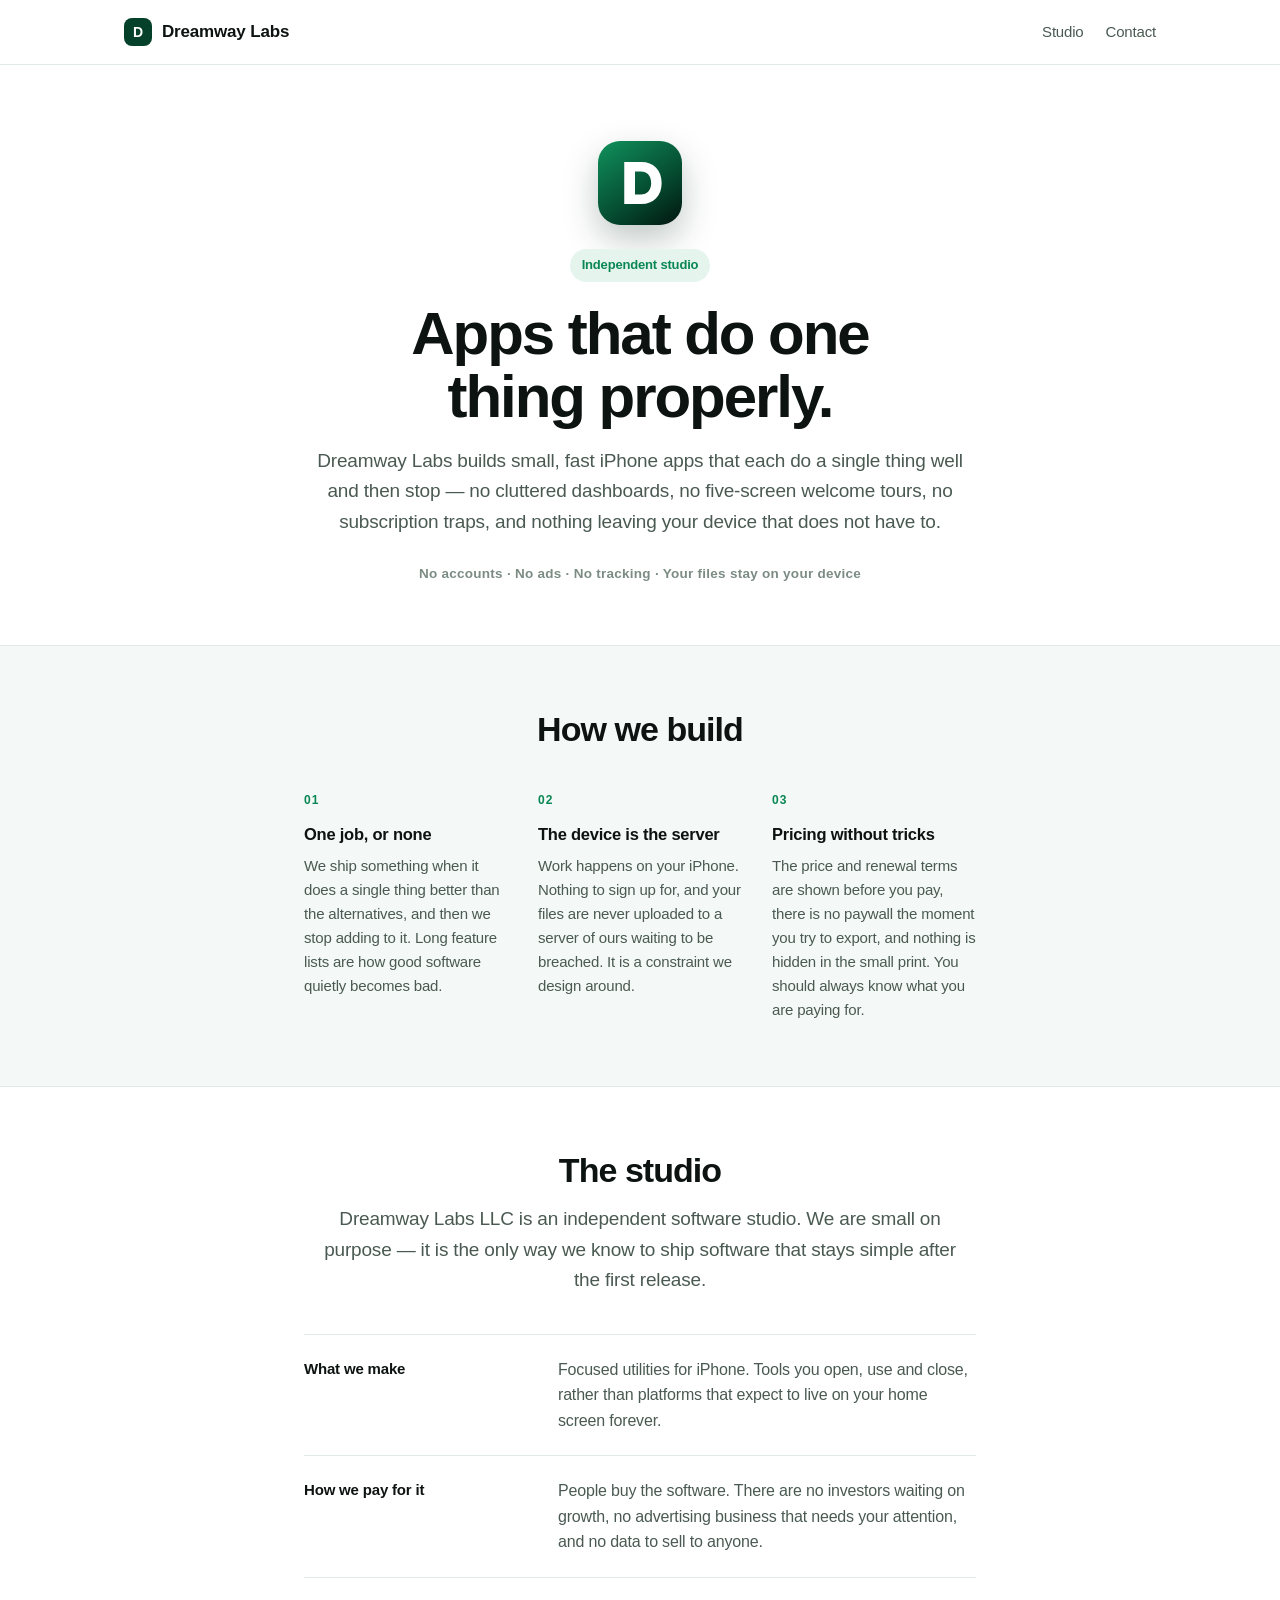
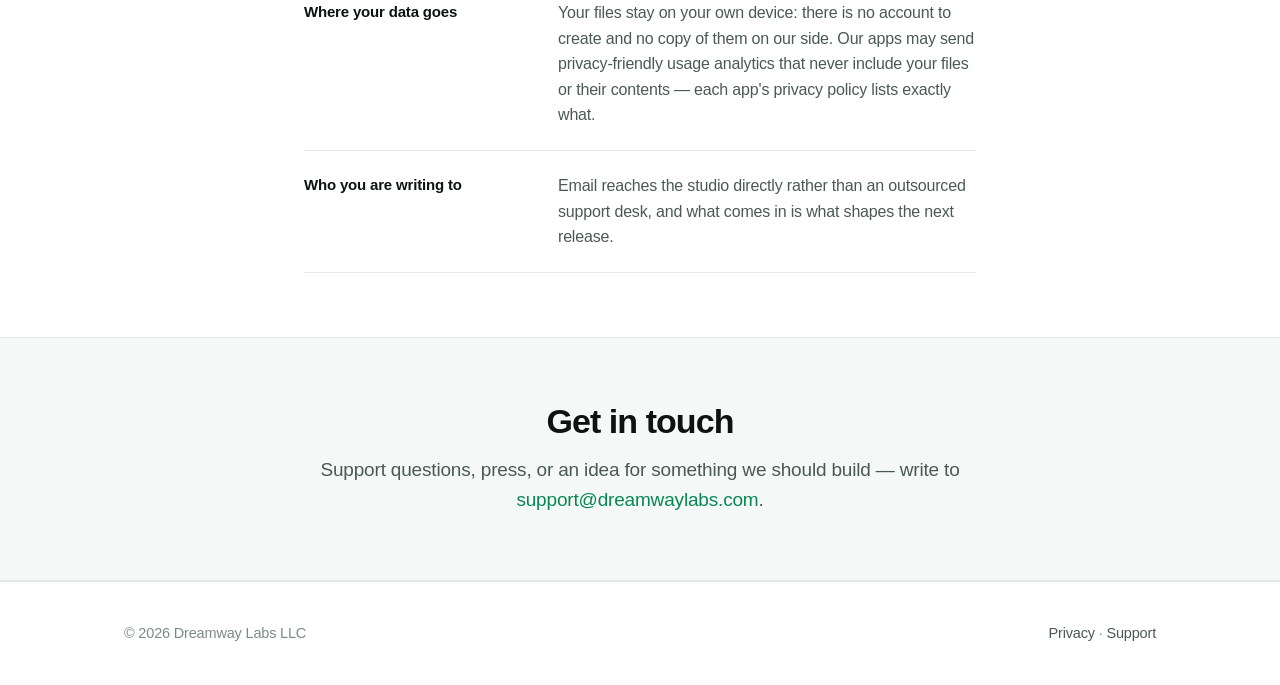
<file: index.html>
<!DOCTYPE html>
<html lang="en">
<head>
<meta charset="utf-8">
<meta name="viewport" content="width=device-width,initial-scale=1">
<title>Dreamway Labs — an independent software studio</title>
<meta name="description" content="Dreamway Labs is a small independent studio building focused iPhone apps. No clutter, no dark patterns, and your documents stay on your device.">
<link rel="stylesheet" href="assets/site.css">
<link rel="icon" href="assets/favicon.svg" type="image/svg+xml">
<link rel="apple-touch-icon" href="assets/apple-touch-icon.png">
<meta name="theme-color" content="#05412A">
<link rel="canonical" href="https://dreamwaylabs.com/">
<meta property="og:title" content="Dreamway Labs">
<meta property="og:description" content="An independent studio building focused iPhone apps.">
<meta property="og:type" content="website">
<meta property="og:url" content="https://dreamwaylabs.com/">
<meta property="og:image" content="https://dreamwaylabs.com/assets/og-image.png">
<meta name="twitter:card" content="summary_large_image">
</head>
<body>

<header><div class="wrap">
  <a class="brand" href="./"><span class="mark">D</span>Dreamway Labs</a>
  <nav><a href="#studio">Studio</a><a href="#contact">Contact</a></nav>
</div></header>

<div class="hero"><div class="wrap narrow" style="text-align:center">
  <svg class="hero-mark" viewBox="0 0 64 64" aria-hidden="true">
    <defs><linearGradient id="m" x1="0.15" y1="0" x2="0.85" y2="1">
      <stop offset="0" stop-color="#0F8A58"/><stop offset=".6" stop-color="#054C31"/>
      <stop offset="1" stop-color="#021D14"/></linearGradient></defs>
    <rect width="64" height="64" rx="14" fill="url(#m)"/>
    <path d="M20 16h13c9.4 0 15.5 6.2 15.5 16S42.4 48 33 48H20V16zm8.2 7.2v17.6h4.4c4.9 0 7.9-3.3 7.9-8.8s-3-8.8-7.9-8.8h-4.4z" fill="#fff"/>
  </svg>
  <span class="eyebrow">Independent studio</span>
  <h1>Apps that do one<br>thing properly.</h1>
  <p class="lede" style="margin:18px auto 0">Dreamway Labs builds small, fast iPhone apps that
    each do a single thing well and then stop — no cluttered dashboards, no five-screen welcome
    tours, no subscription traps, and nothing leaving your device that does not have to.</p>
  <p class="stance">No accounts · No ads · No tracking · Your files stay on your device</p>
</div></div>

<section class="sec-alt"><div class="wrap narrow">
  <h2 style="text-align:center">How we build</h2>
  <div class="principles">
    <div class="principle">
      <span class="num">01</span>
      <b>One job, or none</b>
      <p>We ship something when it does a single thing better than the alternatives, and then
        we stop adding to it. Long feature lists are how good software quietly becomes bad.</p>
    </div>
    <div class="principle">
      <span class="num">02</span>
      <b>The device is the server</b>
      <p>Work happens on your iPhone. Nothing to sign up for, and your files are never uploaded
        to a server of ours waiting to be breached. It is a constraint we design around.</p>
    </div>
    <div class="principle">
      <span class="num">03</span>
      <b>Pricing without tricks</b>
      <p>The price and renewal terms are shown before you pay, there is no paywall the moment you
        try to export, and nothing is hidden in the small print. You should always know what you
        are paying for.</p>
    </div>
  </div>
</div></section>

<section id="studio"><div class="wrap narrow">
  <h2 style="text-align:center">The studio</h2>
  <p class="lede" style="margin:14px auto 0;text-align:center">Dreamway Labs LLC is an
    independent software studio. We are small on purpose — it is the only way we know to ship
    software that stays simple after the first release.</p>

  <dl class="facts">
    <div class="row">
      <dt>What we make</dt>
      <dd>Focused utilities for iPhone. Tools you open, use and close, rather than platforms
        that expect to live on your home screen forever.</dd>
    </div>
    <div class="row">
      <dt>How we pay for it</dt>
      <dd>People buy the software. There are no investors waiting on growth, no advertising
        business that needs your attention, and no data to sell to anyone.</dd>
    </div>
    <div class="row">
      <dt>Where your data goes</dt>
      <dd>Your files stay on your own device: there is no account to create and no copy of them
        on our side. Our apps may send privacy-friendly usage analytics that never include your
        files or their contents — each app's privacy policy lists exactly what.</dd>
    </div>
    <div class="row">
      <dt>Who you are writing to</dt>
      <dd>Email reaches the studio directly rather than an outsourced support desk, and what
        comes in is what shapes the next release.</dd>
    </div>
  </dl>
</div></section>

<section id="contact" class="sec-alt"><div class="wrap narrow" style="text-align:center">
  <h2>Get in touch</h2>
  <p class="lede" style="margin:14px auto 0">Support questions, press, or an idea for something
    we should build — write to
    <a href="mailto:support@dreamwaylabs.com">support@dreamwaylabs.com</a>.</p>
</div></section>

<footer><div class="wrap">
  <span>© 2026 Dreamway Labs LLC</span>
  <span><a href="scanitfast/privacy/">Privacy</a> · <a href="scanitfast/support/">Support</a></span>
</div></footer>

</body>
</html>
</file>
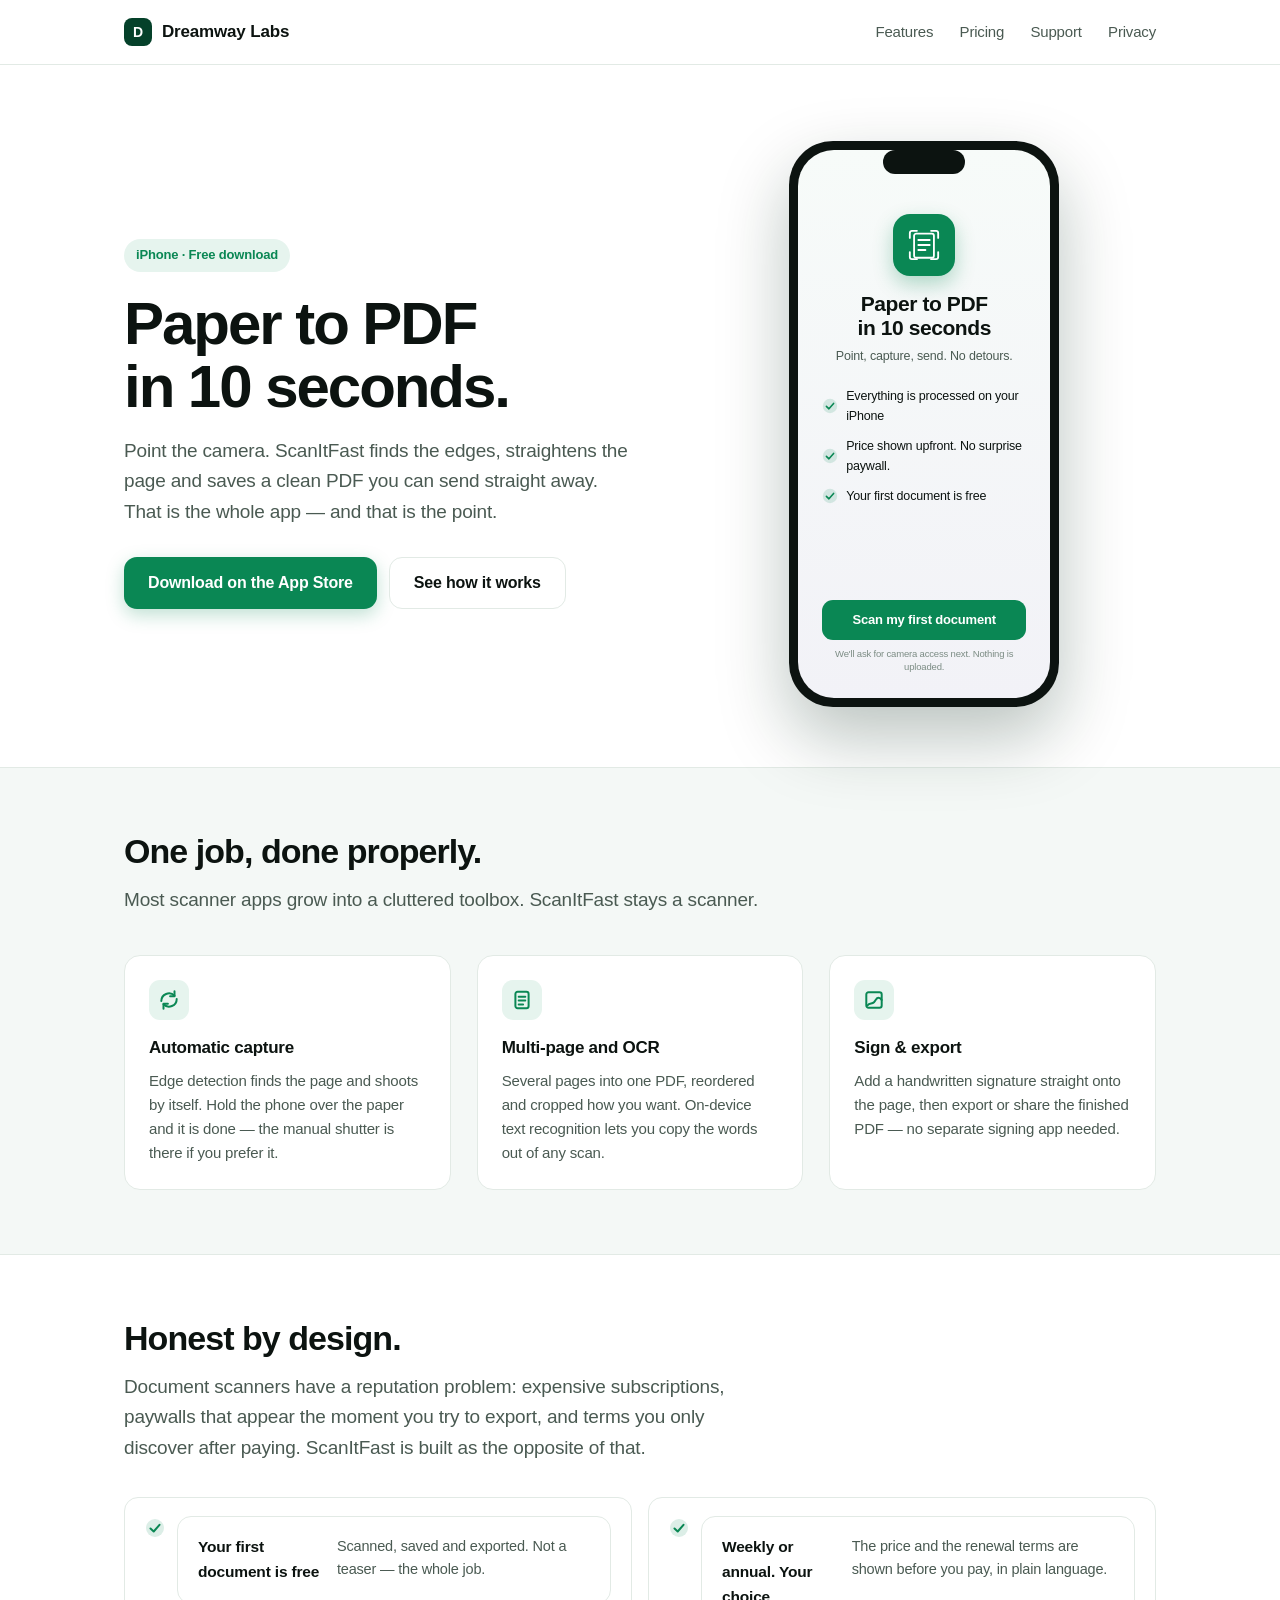
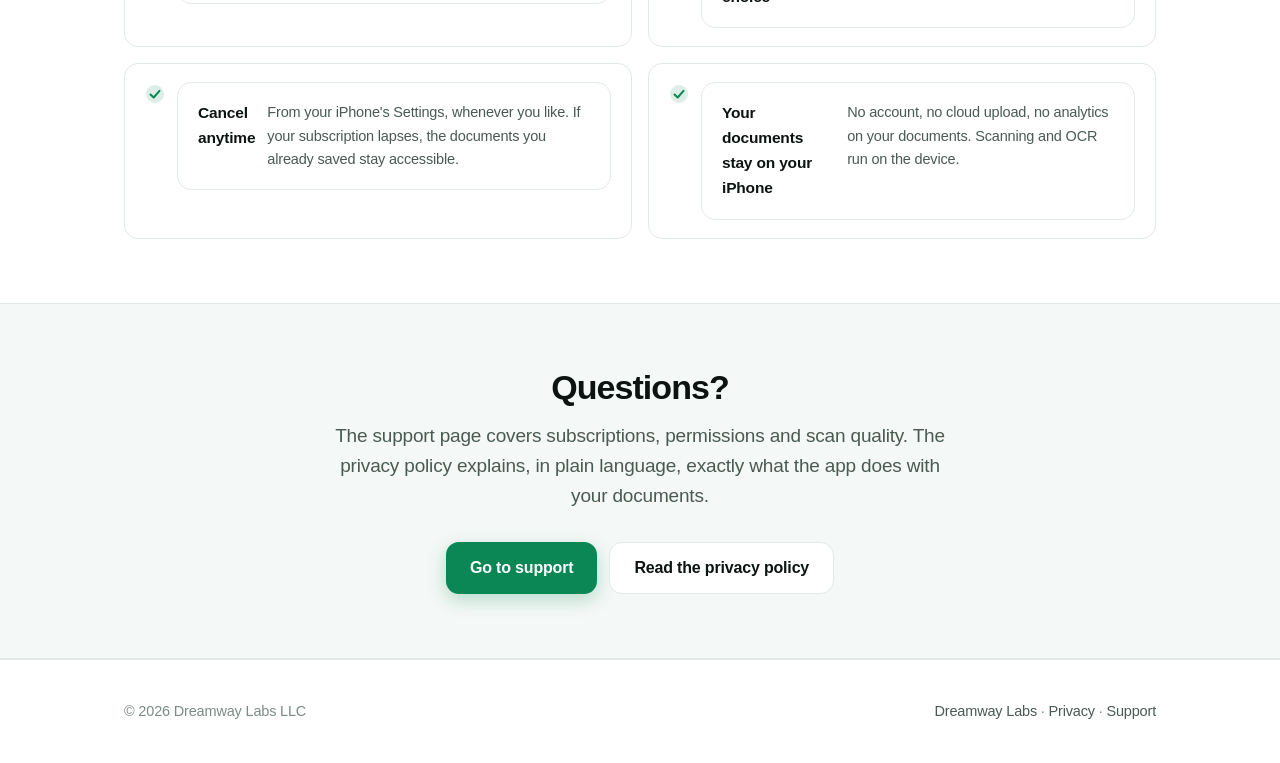
<file: scanitfast/index.html>
<!DOCTYPE html>
<html lang="en">
<head>
<meta charset="utf-8">
<meta name="viewport" content="width=device-width,initial-scale=1">
<title>ScanItFast — Paper to PDF in 10 seconds</title>
<meta name="description" content="A focused iPhone document scanner. Point the camera, let it find the edges, and your scan is a clean PDF ready to send. Everything stays on your iPhone.">
<meta name="apple-itunes-app" content="app-id=6808388940">
<link rel="stylesheet" href="../assets/site.css">
<link rel="icon" href="../assets/favicon.svg" type="image/svg+xml">
<link rel="apple-touch-icon" href="../assets/apple-touch-icon.png">
<meta name="theme-color" content="#05412A">
<link rel="canonical" href="https://dreamwaylabs.com/scanitfast/">
<meta property="og:url" content="https://dreamwaylabs.com/scanitfast/">
<meta property="og:image" content="https://dreamwaylabs.com/assets/og-image.png">
<meta name="twitter:card" content="summary_large_image">
<meta property="og:title" content="ScanItFast — Paper to PDF in 10 seconds">
<meta property="og:description" content="A focused iPhone document scanner. No surprise paywall, your documents stay on your iPhone, and the price is always shown before you pay.">
<meta property="og:type" content="website">
</head>
<body>

<svg width="0" height="0" style="position:absolute">
 <defs>
  <g id="check"><circle cx="10" cy="10" r="9" fill="currentColor" opacity=".14"/>
   <path d="M5.5 10.5 8.7 13.5 14.5 6.8" fill="none" stroke="currentColor" stroke-width="2"
    stroke-linecap="round" stroke-linejoin="round"/></g>
  <g id="scandoc"><rect x="10" y="8" width="28" height="34" rx="3" fill="none" stroke="currentColor" stroke-width="2.6"/>
   <path d="M16 17h16M16 24h16M16 31h10" stroke="currentColor" stroke-width="2.6" stroke-linecap="round"/>
   <path d="M4 14V7a3 3 0 0 1 3-3h7M34 4h7a3 3 0 0 1 3 3v7M44 34v7a3 3 0 0 1-3 3h-7M14 44H7a3 3 0 0 1-3-3v-7"
    fill="none" stroke="currentColor" stroke-width="2.6" stroke-linecap="round"/></g>
 </defs>
</svg>

<header><div class="wrap">
  <a class="brand" href="../"><span class="mark">D</span>Dreamway Labs</a>
  <nav>
    <a href="#features">Features</a>
    <a href="#pricing">Pricing</a>
    <a href="support/">Support</a>
    <a href="privacy/">Privacy</a>
  </nav>
</div></header>

<div class="hero"><div class="wrap"><div class="hero-grid">
  <div>
    <span class="eyebrow">iPhone · Free download</span>
    <h1>Paper to PDF<br>in 10 seconds.</h1>
    <p class="lede">Point the camera. ScanItFast finds the edges, straightens the page and
      saves a clean PDF you can send straight away. That is the whole app — and that is the point.</p>
    <div class="cta-row">
      <a class="btn" href="https://apps.apple.com/app/id6808388940">Download on the App Store</a>
      <a class="btn ghost" href="#features">See how it works</a>
    </div>
  </div>

  <div class="phone"><div class="island"></div><div class="glass">
    <div class="scr">
      <div class="app-mark"><svg width="34" height="34" viewBox="0 0 48 48" style="color:#fff"><use href="#scandoc"/></svg></div>
      <h3>Paper to PDF<br>in 10 seconds</h3>
      <div class="sub">Point, capture, send. No detours.</div>
      <ul>
        <li><svg width="16" height="16" viewBox="0 0 20 20"><use href="#check"/></svg>Everything is processed on your iPhone</li>
        <li><svg width="16" height="16" viewBox="0 0 20 20"><use href="#check"/></svg>Price shown upfront. No surprise paywall.</li>
        <li><svg width="16" height="16" viewBox="0 0 20 20"><use href="#check"/></svg>Your first document is free</li>
      </ul>
      <div class="fake-btn">Scan my first document</div>
      <div class="note">We'll ask for camera access next. Nothing is uploaded.</div>
    </div>
  </div></div>
</div></div></div>

<section id="features" class="sec-alt"><div class="wrap">
  <h2>One job, done properly.</h2>
  <p class="lede">Most scanner apps grow into a cluttered toolbox. ScanItFast stays a scanner.</p>
  <div class="grid3">
    <div class="card">
      <div class="ico"><svg width="22" height="22" viewBox="0 0 20 20" fill="none" stroke="currentColor" stroke-width="1.8"><path d="M3 11a7 7 0 0 1 12-4.9M17 9a7 7 0 0 1-12 4.9" stroke-linecap="round"/><path d="M15 2v4.5h-4M5 18v-4.5h4" stroke-linecap="round" stroke-linejoin="round"/></svg></div>
      <h3>Automatic capture</h3>
      <p>Edge detection finds the page and shoots by itself. Hold the phone over the paper and it is done — the manual shutter is there if you prefer it.</p>
    </div>
    <div class="card">
      <div class="ico"><svg width="22" height="22" viewBox="0 0 20 20" fill="none" stroke="currentColor" stroke-width="1.8"><rect x="4" y="2.5" width="12" height="15" rx="2"/><path d="M7 7h6M7 10.5h6M7 14h4" stroke-linecap="round"/></svg></div>
      <h3>Multi-page and OCR</h3>
      <p>Several pages into one PDF, reordered and cropped how you want. On-device text recognition lets you copy the words out of any scan.</p>
    </div>
    <div class="card">
      <div class="ico"><svg width="22" height="22" viewBox="0 0 20 20" fill="none" stroke="currentColor" stroke-width="1.8"><path d="M4 15c2-3 4-1 6-3s2-4 4-4 3 2 3 2" stroke-linecap="round" stroke-linejoin="round"/><rect x="3" y="3" width="14" height="14" rx="2"/></svg></div>
      <h3>Sign &amp; export</h3>
      <p>Add a handwritten signature straight onto the page, then export or share the finished PDF — no separate signing app needed.</p>
    </div>
  </div>
</div></section>

<section id="pricing"><div class="wrap">
  <h2>Honest by design.</h2>
  <p class="lede">Document scanners have a reputation problem: expensive subscriptions, paywalls
    that appear the moment you try to export, and terms you only discover after paying.
    ScanItFast is built as the opposite of that.</p>
  <div class="promise">
    <div><svg width="20" height="20" viewBox="0 0 20 20"><use href="#check"/></svg>
      <div><b>Your first document is free</b><span>Scanned, saved and exported. Not a teaser — the whole job.</span></div></div>
    <div><svg width="20" height="20" viewBox="0 0 20 20"><use href="#check"/></svg>
      <div><b>Weekly or annual. Your choice</b><span>The price and the renewal terms are shown before you pay, in plain language.</span></div></div>
    <div><svg width="20" height="20" viewBox="0 0 20 20"><use href="#check"/></svg>
      <div><b>Cancel anytime</b><span>From your iPhone's Settings, whenever you like. If your subscription lapses, the documents you already saved stay accessible.</span></div></div>
    <div><svg width="20" height="20" viewBox="0 0 20 20"><use href="#check"/></svg>
      <div><b>Your documents stay on your iPhone</b><span>No account, no cloud upload, no analytics on your documents. Scanning and OCR run on the device.</span></div></div>
  </div>
</div></section>

<section class="sec-alt"><div class="wrap narrow" style="text-align:center">
  <h2>Questions?</h2>
  <p class="lede" style="margin-left:auto;margin-right:auto">The support page covers subscriptions,
    permissions and scan quality. The privacy policy explains, in plain language, exactly what the
    app does with your documents.</p>
  <div class="cta-row" style="justify-content:center">
    <a class="btn" href="support/">Go to support</a>
    <a class="btn ghost" href="privacy/">Read the privacy policy</a>
  </div>
</div></section>

<footer><div class="wrap">
  <span>© 2026 Dreamway Labs LLC</span>
  <span><a href="../">Dreamway Labs</a> · <a href="privacy/">Privacy</a> · <a href="support/">Support</a></span>
</div></footer>

</body>
</html>
</file>
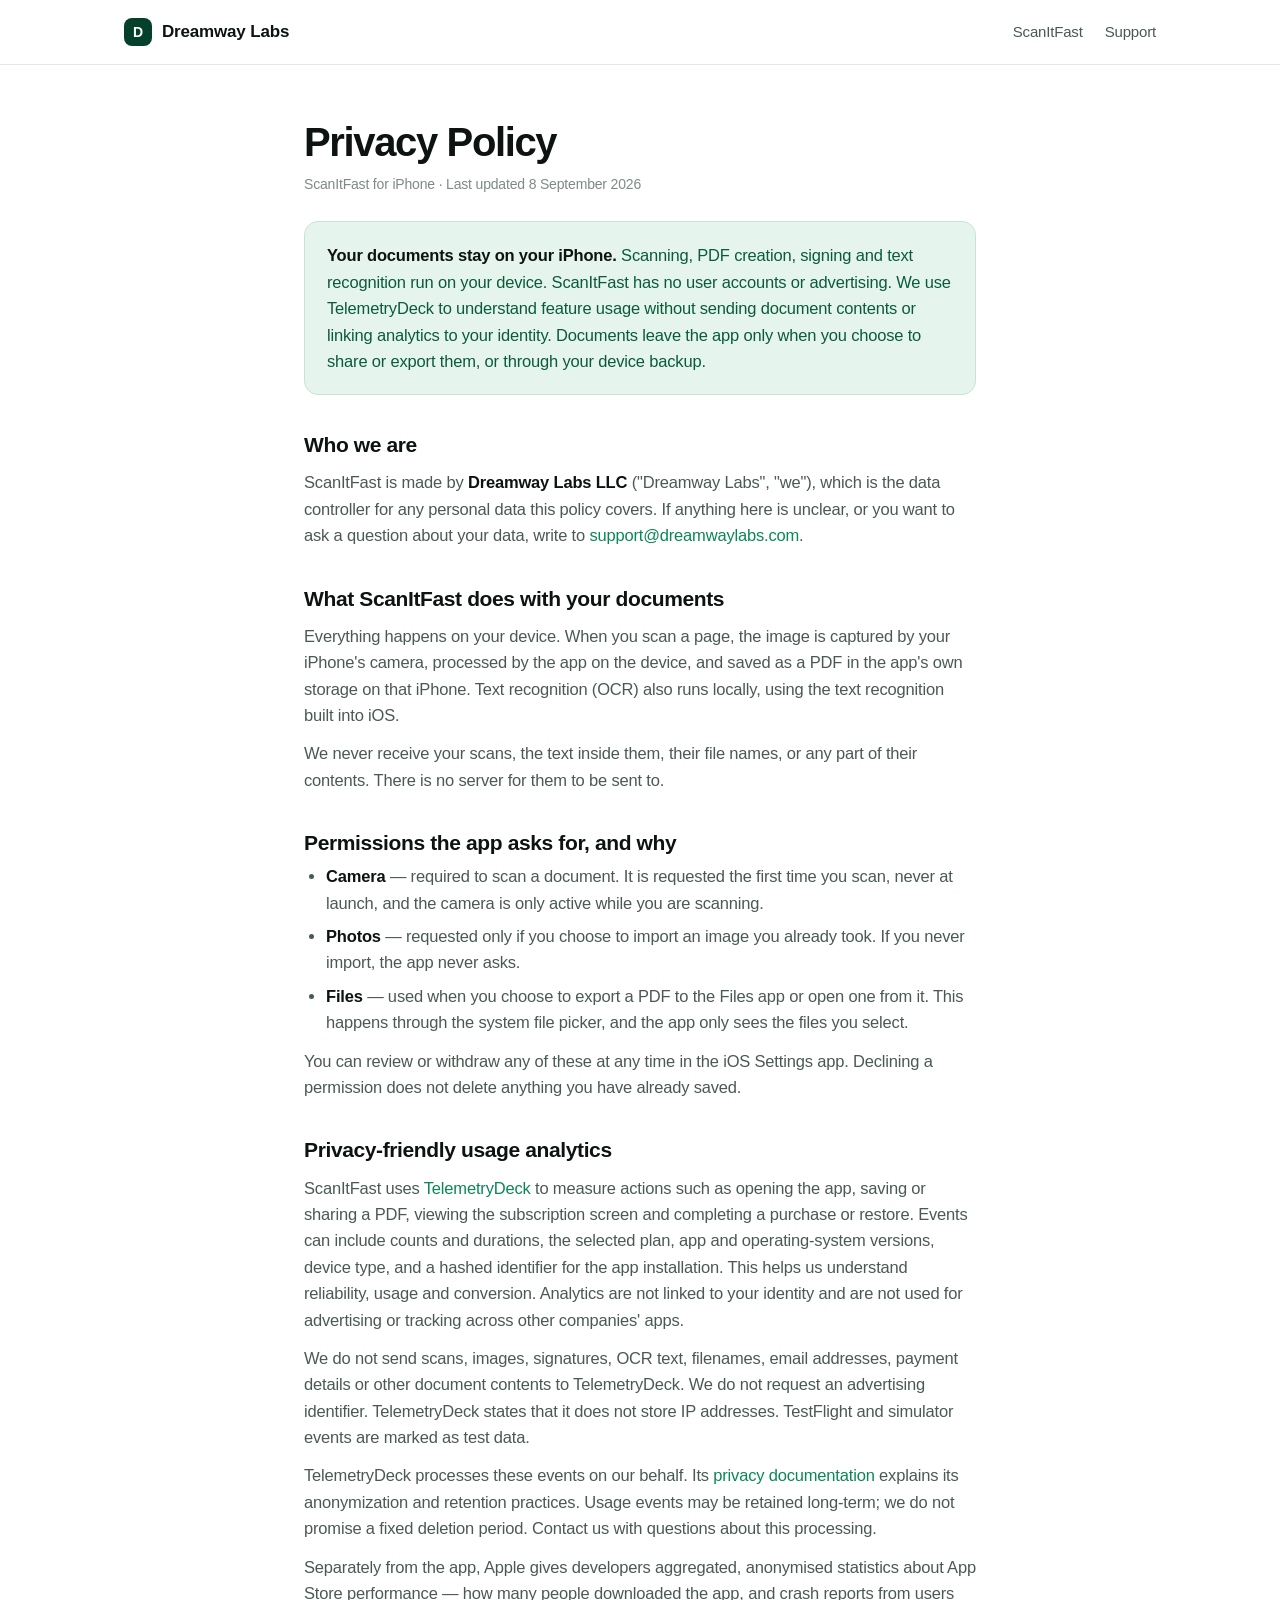
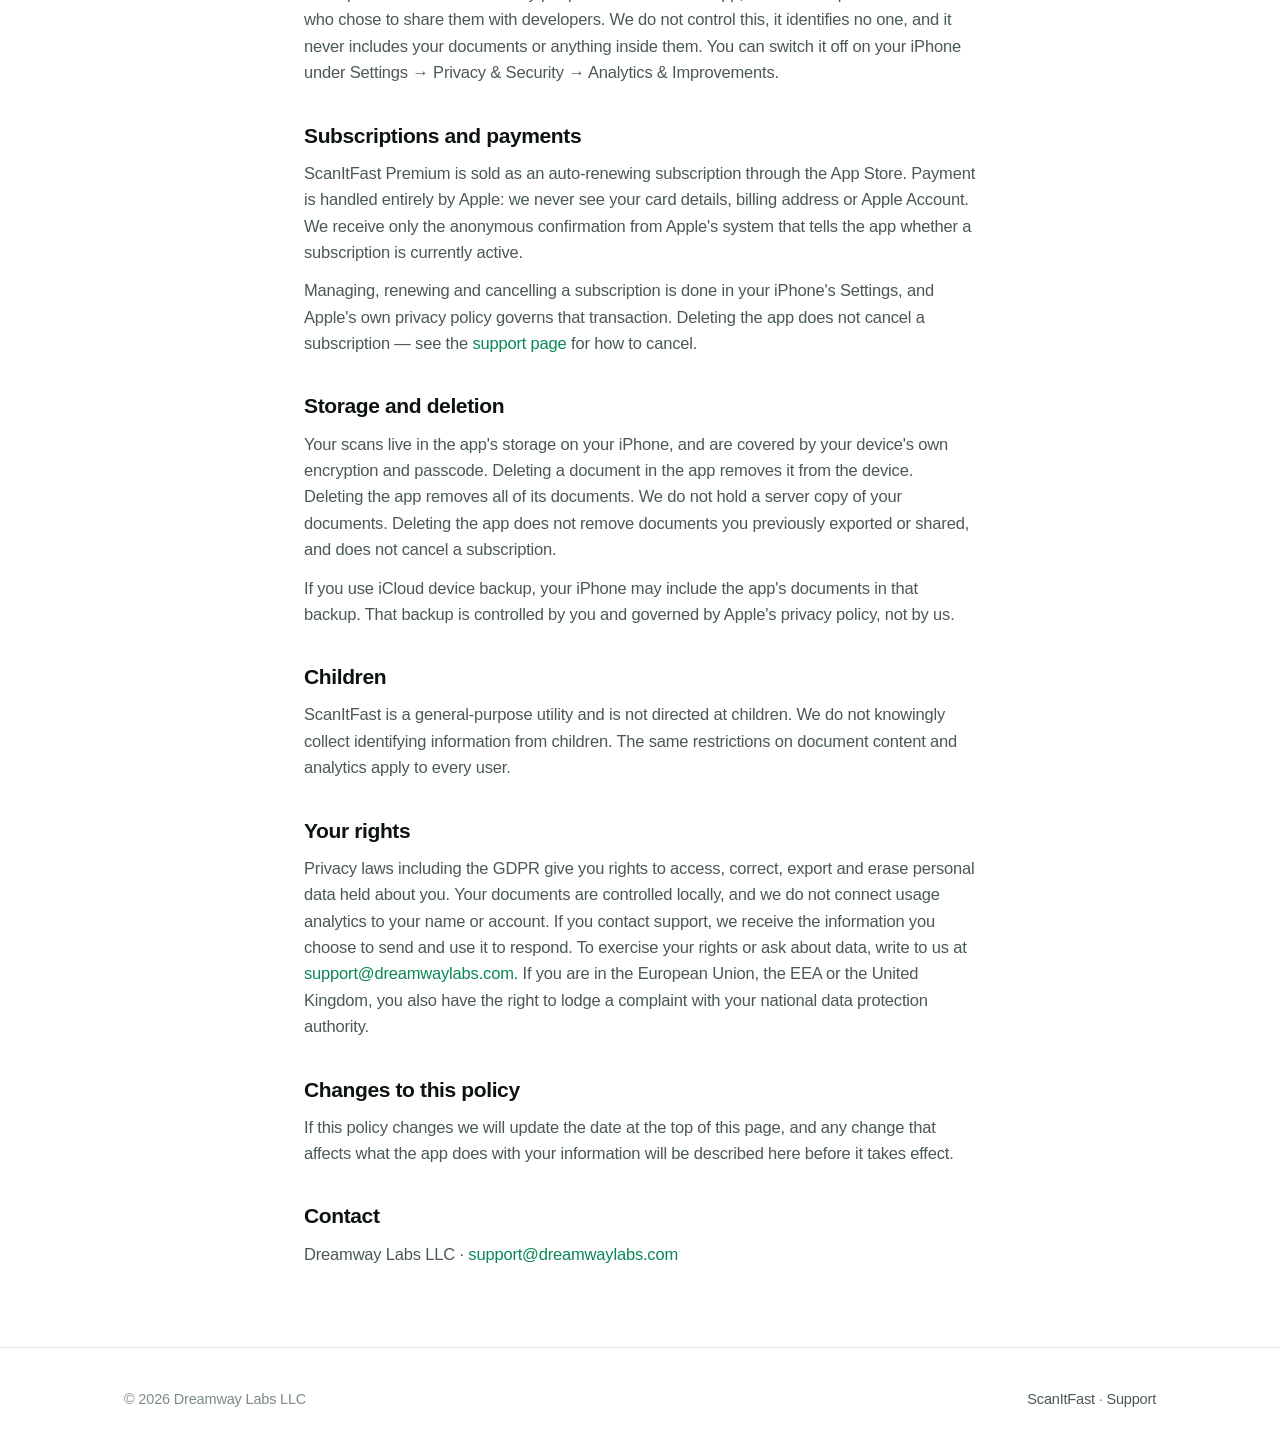
<file: scanitfast/privacy/index.html>
<!DOCTYPE html>
<html lang="en">
<head>
<meta charset="utf-8">
<meta name="viewport" content="width=device-width,initial-scale=1">
<title>Privacy Policy — ScanItFast</title>
<meta name="description" content="ScanItFast privacy policy. Documents and text recognition stay on your iPhone. Learn about privacy-friendly usage analytics and your choices.">
<link rel="stylesheet" href="../../assets/site.css">
<link rel="icon" href="../../assets/favicon.svg" type="image/svg+xml">
<link rel="apple-touch-icon" href="../../assets/apple-touch-icon.png">
<meta name="theme-color" content="#05412A">
<link rel="canonical" href="https://dreamwaylabs.com/scanitfast/privacy/">
<meta property="og:url" content="https://dreamwaylabs.com/scanitfast/privacy/">
<meta property="og:image" content="https://dreamwaylabs.com/assets/og-image.png">
<meta name="twitter:card" content="summary_large_image">
</head>
<body>

<header><div class="wrap">
  <a class="brand" href="../../"><span class="mark">D</span>Dreamway Labs</a>
  <nav><a href="../">ScanItFast</a><a href="../support/">Support</a></nav>
</div></header>

<div class="doc"><div class="wrap narrow">
  <h1>Privacy Policy</h1>
  <p class="updated">ScanItFast for iPhone · Last updated 8 September 2026</p>

  <div class="callout">
    <p><strong>Your documents stay on your iPhone.</strong> Scanning, PDF creation,
    signing and text recognition run on your device. ScanItFast has no user accounts
    or advertising. We use TelemetryDeck to understand feature usage without sending
    document contents or linking analytics to your identity. Documents leave the app
    only when you choose to share or export them, or through your device backup.</p>
  </div>

  <h2>Who we are</h2>
  <p>ScanItFast is made by <strong>Dreamway Labs LLC</strong> ("Dreamway Labs", "we"), which is
  the data controller for any personal data this policy covers. If anything here is unclear, or
  you want to ask a question about your data, write to
  <a href="mailto:support@dreamwaylabs.com">support@dreamwaylabs.com</a>.</p>

  <h2>What ScanItFast does with your documents</h2>
  <p>Everything happens on your device. When you scan a page, the image is captured by your
  iPhone's camera, processed by the app on the device, and saved as a PDF in the app's own
  storage on that iPhone. Text recognition (OCR) also runs locally, using the text
  recognition built into iOS.</p>
  <p>We never receive your scans, the text inside them, their file names, or any part of
  their contents. There is no server for them to be sent to.</p>

  <h2>Permissions the app asks for, and why</h2>
  <ul>
    <li><strong>Camera</strong> — required to scan a document. It is requested the first time
    you scan, never at launch, and the camera is only active while you are scanning.</li>
    <li><strong>Photos</strong> — requested only if you choose to import an image you already
    took. If you never import, the app never asks.</li>
    <li><strong>Files</strong> — used when you choose to export a PDF to the Files app or open
    one from it. This happens through the system file picker, and the app only sees the files
    you select.</li>
  </ul>
  <p>You can review or withdraw any of these at any time in the iOS Settings app. Declining a
  permission does not delete anything you have already saved.</p>

  <h2>Privacy-friendly usage analytics</h2>
  <p>ScanItFast uses <a href="https://telemetrydeck.com/privacy/">TelemetryDeck</a>
  to measure actions such as opening the app, saving or sharing a PDF, viewing the
  subscription screen and completing a purchase or restore. Events can include
  counts and durations, the selected plan, app and operating-system versions,
  device type, and a hashed identifier for the app installation. This helps us
  understand reliability, usage and conversion. Analytics are not linked to your
  identity and are not used for advertising or tracking across other companies' apps.</p>
  <p>We do not send scans, images, signatures, OCR text, filenames, email addresses,
  payment details or other document contents to TelemetryDeck. We do not request
  an advertising identifier. TelemetryDeck states that it does not store IP addresses.
  TestFlight and simulator events are marked as test data.</p>
  <p>TelemetryDeck processes these events on our behalf. Its
  <a href="https://telemetrydeck.com/docs/guides/privacy-faq/">privacy documentation</a>
  explains its anonymization and retention practices. Usage events may be retained
  long-term; we do not promise a fixed deletion period. Contact us with questions
  about this processing.</p>

  <p>Separately from the app, Apple gives developers aggregated, anonymised statistics about
  App Store performance — how many people downloaded the app, and crash reports from users who
  chose to share them with developers. We do not control this, it identifies no one, and it never
  includes your documents or anything inside them. You can switch it off on your iPhone under
  Settings → Privacy &amp; Security → Analytics &amp; Improvements.</p>

  <h2>Subscriptions and payments</h2>
  <p>ScanItFast Premium is sold as an auto-renewing subscription through the App Store.
  Payment is handled entirely by Apple: we never see your card details, billing address or
  Apple Account. We receive only the anonymous confirmation from Apple's system that tells the
  app whether a subscription is currently active.</p>
  <p>Managing, renewing and cancelling a subscription is done in your iPhone's Settings, and
  Apple's own privacy policy governs that transaction. Deleting the app does not cancel a
  subscription — see the
  <a href="../support/">support page</a> for how to cancel.</p>

  <h2>Storage and deletion</h2>
  <p>Your scans live in the app's storage on your iPhone, and are covered by your device's own
  encryption and passcode. Deleting a document in the app removes it from the device.
  Deleting the app removes all of its documents. We do not hold a server copy of your documents. Deleting the app does not remove
  documents you previously exported or shared, and does not cancel a subscription.</p>
  <p>If you use iCloud device backup, your iPhone may include the app's documents in that
  backup. That backup is controlled by you and governed by Apple's privacy policy, not by us.</p>

  <h2>Children</h2>
  <p>ScanItFast is a general-purpose utility and is not directed at children. We do not knowingly collect identifying information from children. The same
  restrictions on document content and analytics apply to every user.</p>

  <h2>Your rights</h2>
  <p>Privacy laws including the GDPR give you rights to access, correct, export and erase
  personal data held about you. Your documents are controlled locally, and we do not connect usage analytics to
  your name or account. If you contact support, we receive the information you
  choose to send and use it to respond. To exercise your rights or ask about data, write to us at
  <a href="mailto:support@dreamwaylabs.com">support@dreamwaylabs.com</a>. If you are in the
  European Union, the EEA or the United Kingdom, you also have the right to lodge a complaint with
  your national data protection authority.</p>

  <h2>Changes to this policy</h2>
  <p>If this policy changes we will update the date at the top of this page, and any change
  that affects what the app does with your information will be described here before it takes
  effect.</p>

  <h2>Contact</h2>
  <p>Dreamway Labs LLC · <a href="mailto:support@dreamwaylabs.com">support@dreamwaylabs.com</a></p>
</div></div>

<footer><div class="wrap">
  <span>© 2026 Dreamway Labs LLC</span>
  <span><a href="../">ScanItFast</a> · <a href="../support/">Support</a></span>
</div></footer>

</body>
</html>
</file>
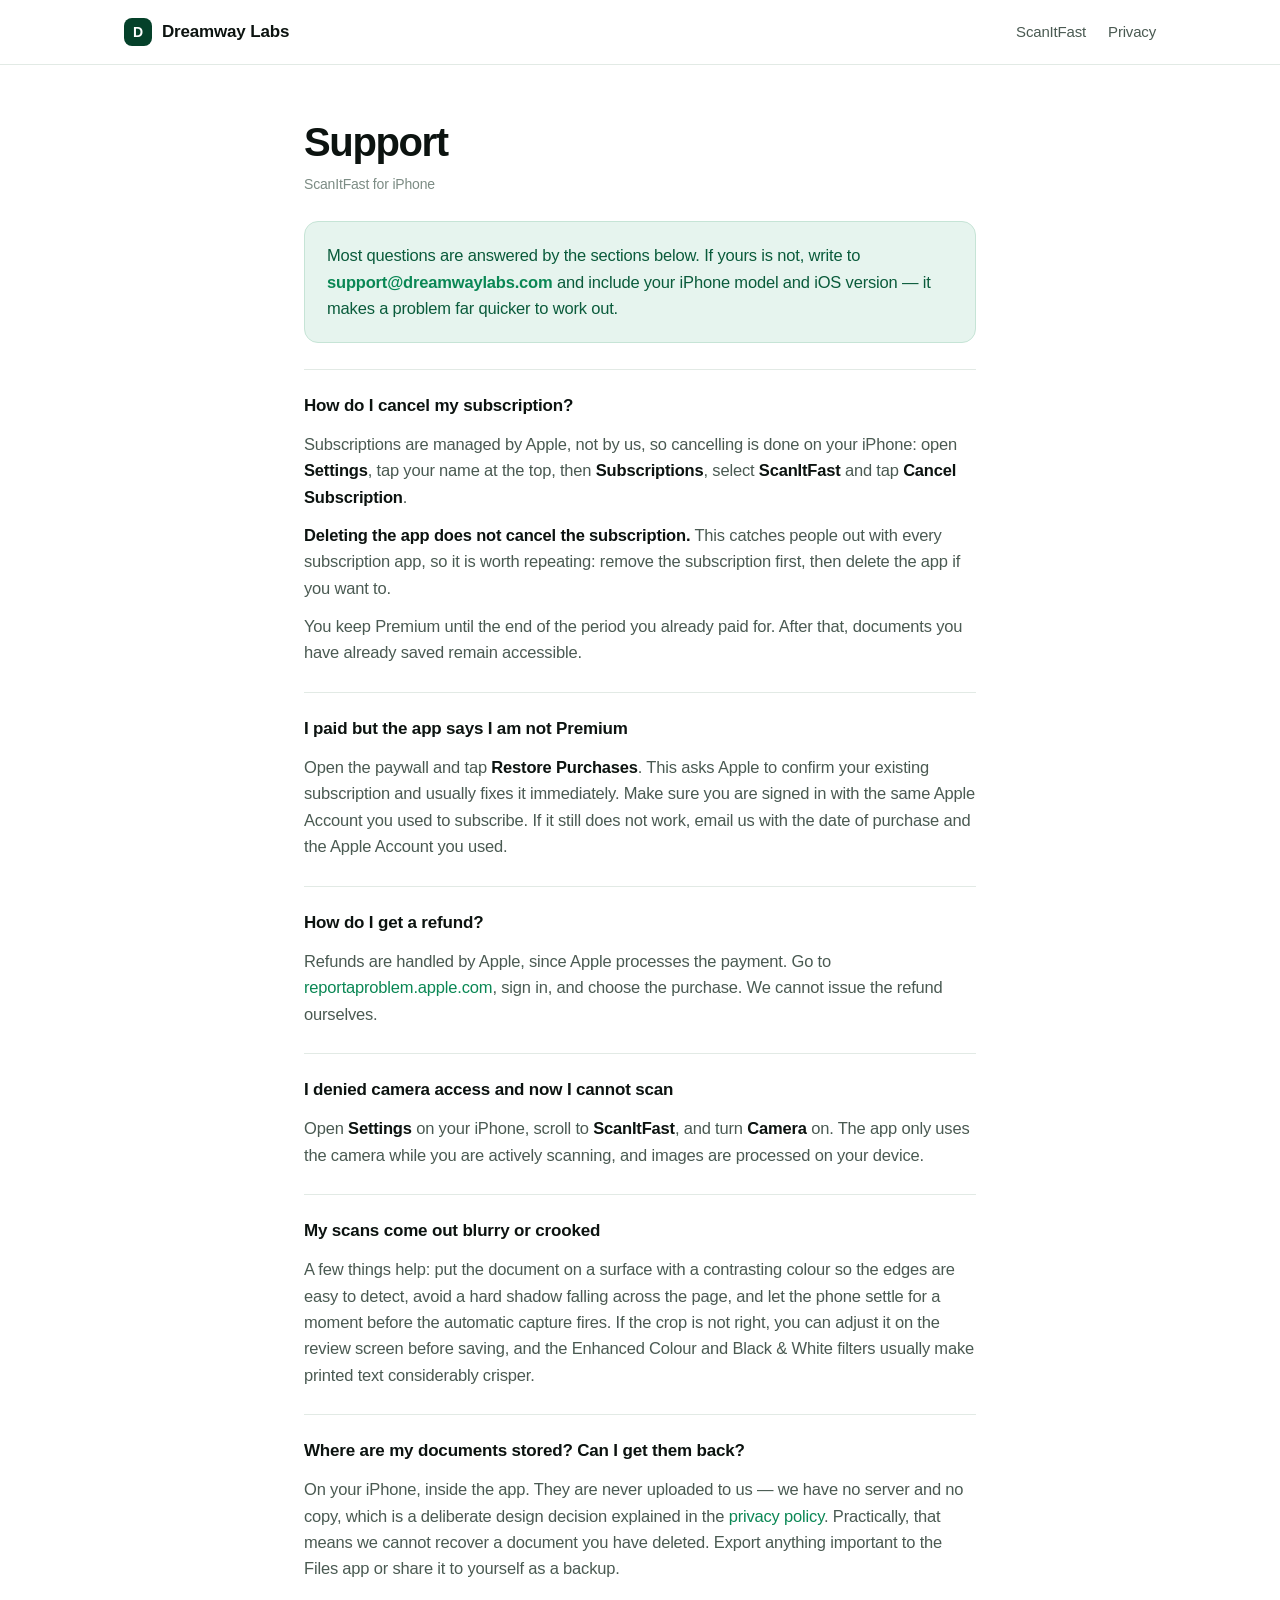
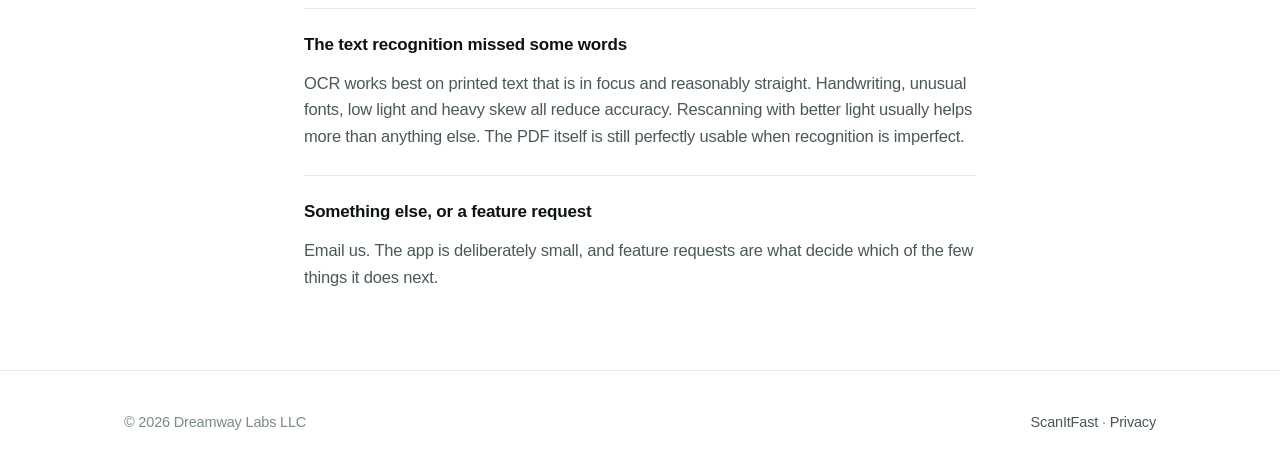
<file: scanitfast/support/index.html>
<!DOCTYPE html>
<html lang="en">
<head>
<meta charset="utf-8">
<meta name="viewport" content="width=device-width,initial-scale=1">
<title>Support — ScanItFast</title>
<meta name="description" content="Help with ScanItFast: cancelling a subscription, restoring purchases, camera permissions and scan quality. Every email gets a reply.">
<link rel="stylesheet" href="../../assets/site.css">
<link rel="icon" href="../../assets/favicon.svg" type="image/svg+xml">
<link rel="apple-touch-icon" href="../../assets/apple-touch-icon.png">
<meta name="theme-color" content="#05412A">
<link rel="canonical" href="https://dreamwaylabs.com/scanitfast/support/">
<meta property="og:url" content="https://dreamwaylabs.com/scanitfast/support/">
<meta property="og:image" content="https://dreamwaylabs.com/assets/og-image.png">
<meta name="twitter:card" content="summary_large_image">
</head>
<body>

<header><div class="wrap">
  <a class="brand" href="../../"><span class="mark">D</span>Dreamway Labs</a>
  <nav><a href="../">ScanItFast</a><a href="../privacy/">Privacy</a></nav>
</div></header>

<div class="doc"><div class="wrap narrow">
  <h1>Support</h1>
  <p class="updated">ScanItFast for iPhone</p>

  <div class="callout">
    <p>Most questions are answered by the sections below. If yours is not, write to
    <strong><a href="mailto:support@dreamwaylabs.com">support@dreamwaylabs.com</a></strong> and
    include your iPhone model and iOS version — it makes a problem far quicker to work out.</p>
  </div>

  <div class="faq">
    <h3>How do I cancel my subscription?</h3>
    <p>Subscriptions are managed by Apple, not by us, so cancelling is done on your iPhone:
    open <strong>Settings</strong>, tap your name at the top, then <strong>Subscriptions</strong>,
    select <strong>ScanItFast</strong> and tap <strong>Cancel Subscription</strong>.</p>
    <p><strong>Deleting the app does not cancel the subscription.</strong> This catches people out
    with every subscription app, so it is worth repeating: remove the subscription first, then
    delete the app if you want to.</p>
    <p>You keep Premium until the end of the period you already paid for. After that, documents
    you have already saved remain accessible.</p>
  </div>

  <div class="faq">
    <h3>I paid but the app says I am not Premium</h3>
    <p>Open the paywall and tap <strong>Restore Purchases</strong>. This asks Apple to confirm
    your existing subscription and usually fixes it immediately. Make sure you are signed in with
    the same Apple Account you used to subscribe. If it still does not work, email us with the
    date of purchase and the Apple Account you used.</p>
  </div>

  <div class="faq">
    <h3>How do I get a refund?</h3>
    <p>Refunds are handled by Apple, since Apple processes the payment. Go to
    <a href="https://reportaproblem.apple.com">reportaproblem.apple.com</a>, sign in, and choose
    the purchase. We cannot issue the refund ourselves.</p>
  </div>

  <div class="faq">
    <h3>I denied camera access and now I cannot scan</h3>
    <p>Open <strong>Settings</strong> on your iPhone, scroll to <strong>ScanItFast</strong>, and
    turn <strong>Camera</strong> on. The app only uses the camera while you are actively scanning,
    and images are processed on your device.</p>
  </div>

  <div class="faq">
    <h3>My scans come out blurry or crooked</h3>
    <p>A few things help: put the document on a surface with a contrasting colour so the edges are
    easy to detect, avoid a hard shadow falling across the page, and let the phone settle for a
    moment before the automatic capture fires. If the crop is not right, you can adjust it on the
    review screen before saving, and the Enhanced Colour and Black &amp; White filters usually make
    printed text considerably crisper.</p>
  </div>

  <div class="faq">
    <h3>Where are my documents stored? Can I get them back?</h3>
    <p>On your iPhone, inside the app. They are never uploaded to us — we have no server and no
    copy, which is a deliberate design decision explained in the
    <a href="../privacy/">privacy policy</a>. Practically, that means we cannot recover a document
    you have deleted. Export anything important to the Files app or share it to yourself as a
    backup.</p>
  </div>

  <div class="faq">
    <h3>The text recognition missed some words</h3>
    <p>OCR works best on printed text that is in focus and reasonably straight. Handwriting,
    unusual fonts, low light and heavy skew all reduce accuracy. Rescanning with better light
    usually helps more than anything else. The PDF itself is still perfectly usable when
    recognition is imperfect.</p>
  </div>

  <div class="faq">
    <h3>Something else, or a feature request</h3>
    <p>Email us. The app is deliberately small, and feature requests are what decide which of the
    few things it does next.</p>
  </div>
</div></div>

<footer><div class="wrap">
  <span>© 2026 Dreamway Labs LLC</span>
  <span><a href="../">ScanItFast</a> · <a href="../privacy/">Privacy</a></span>
</div></footer>

</body>
</html>
</file>
<file: assets/site.css>
/* Dreamway Labs — shared styles */
:root{
  --accent:#0A8754; --accent-deep:#05412A; --accent-bright:#32D583;
  --ink:#0C1310; --ink-2:#4A5A52; --ink-3:#7C8C84;
  --bg:#FFFFFF; --bg-2:#F4F8F6; --line:#E2EAE5;
  --maxw:1080px;
}
*{margin:0;padding:0;box-sizing:border-box;-webkit-font-smoothing:antialiased}
html{scroll-behavior:smooth}
body{
  font-family:-apple-system,BlinkMacSystemFont,'Inter','Segoe UI',Roboto,Helvetica,Arial,sans-serif;
  color:var(--ink);background:var(--bg);line-height:1.6;letter-spacing:-0.011em;
}
a{color:var(--accent);text-decoration:none}
a:hover{text-decoration:underline}
.wrap{max-width:var(--maxw);margin:0 auto;padding:0 24px}
.narrow{max-width:720px}

/* header */
header{border-bottom:1px solid var(--line);position:sticky;top:0;background:rgba(255,255,255,.88);
  backdrop-filter:saturate(180%) blur(12px);z-index:50}
header .wrap{display:flex;align-items:center;justify-content:space-between;height:64px}
.brand{display:flex;align-items:center;gap:10px;font-weight:700;font-size:17px;color:var(--ink)}
.brand:hover{text-decoration:none}
.brand .mark{width:28px;height:28px;border-radius:8px;background:var(--accent-deep);
  display:grid;place-items:center;color:#fff;font-size:14px;font-weight:800}
nav a{font-size:15px;font-weight:500;color:var(--ink-2);margin-left:22px}
nav a:hover{color:var(--accent)}

/* hero */
.hero{padding:76px 0 60px}
.hero-grid{display:grid;grid-template-columns:1.05fr .95fr;gap:56px;align-items:center}
.eyebrow{display:inline-flex;align-items:center;gap:8px;font-size:13px;font-weight:600;
  color:var(--accent);background:#E6F4EE;padding:6px 12px;border-radius:100px;margin-bottom:20px}
h1{font-size:clamp(38px,5.6vw,60px);line-height:1.05;letter-spacing:-0.034em;font-weight:800;text-wrap:balance}
.lede{font-size:19px;color:var(--ink-2);margin-top:18px;max-width:34em;text-wrap:pretty}
.cta-row{display:flex;gap:12px;align-items:center;margin-top:30px;flex-wrap:wrap}
.btn{display:inline-flex;align-items:center;gap:9px;height:52px;padding:0 24px;border-radius:13px;
  font-weight:600;font-size:16px;background:var(--accent);color:#fff;box-shadow:0 6px 18px rgba(10,135,84,.26)}
.btn:hover{background:#087247;text-decoration:none}
.btn.ghost{background:#fff;color:var(--ink);border:1px solid var(--line);box-shadow:none}
.btn.disabled{background:var(--bg-2);color:var(--ink-3);box-shadow:none;pointer-events:none}

/* phone mock */
.phone{width:270px;height:566px;border-radius:44px;background:#0C1310;padding:9px;
  box-shadow:0 30px 70px rgba(6,40,26,.28);margin:0 auto;position:relative}
.phone .glass{width:100%;height:100%;border-radius:36px;overflow:hidden;position:relative;
  background:linear-gradient(180deg,#F7FBF9,#F2F2F7)}
.phone .island{position:absolute;top:9px;left:50%;transform:translateX(-50%);
  width:82px;height:24px;background:#0C1310;border-radius:14px;z-index:5}
.scr{position:absolute;inset:0;display:flex;flex-direction:column;align-items:center;
  padding:64px 24px 24px;text-align:center}
.scr .app-mark{width:62px;height:62px;border-radius:17px;background:var(--accent);
  display:grid;place-items:center;margin-bottom:16px;box-shadow:0 8px 20px rgba(10,135,84,.3)}
.scr h3{font-size:21px;line-height:1.15;font-weight:800;letter-spacing:-0.02em}
.scr .sub{font-size:12.5px;color:var(--ink-2);margin-top:6px}
.scr ul{list-style:none;margin-top:20px;align-self:stretch;display:flex;flex-direction:column;gap:10px}
.scr li{display:flex;gap:8px;align-items:center;font-size:12.5px;font-weight:500;text-align:left}
.scr li svg{flex:none;color:var(--accent)}
.scr .fake-btn{margin-top:auto;width:100%;height:40px;border-radius:11px;background:var(--accent);
  color:#fff;font-size:13px;font-weight:600;display:grid;place-items:center}
.scr .note{font-size:9.5px;color:var(--ink-3);margin-top:8px;line-height:1.35}

/* sections */
section{padding:64px 0}
.sec-alt{background:var(--bg-2);border-top:1px solid var(--line);border-bottom:1px solid var(--line)}
h2{font-size:clamp(26px,3.4vw,34px);line-height:1.15;letter-spacing:-0.028em;font-weight:800}
h2 + .lede{margin-top:14px}
.grid3{display:grid;grid-template-columns:repeat(3,1fr);gap:26px;margin-top:40px}
.card{background:#fff;border:1px solid var(--line);border-radius:16px;padding:24px}
.sec-alt .card{background:#fff}
.card h3{font-size:17px;font-weight:700;margin-bottom:7px;letter-spacing:-0.015em}
.card p{font-size:15px;color:var(--ink-2)}
.card .ico{width:40px;height:40px;border-radius:11px;background:#E6F4EE;display:grid;place-items:center;
  color:var(--accent);margin-bottom:14px}

/* pricing / promise */
.promise{display:grid;grid-template-columns:repeat(2,1fr);gap:16px;margin-top:34px}
.promise div{display:flex;gap:12px;align-items:flex-start;background:#fff;border:1px solid var(--line);
  border-radius:14px;padding:18px 20px}
.promise svg{flex:none;color:var(--accent);margin-top:2px}
.promise b{display:block;font-size:15.5px;font-weight:700}
.promise span{font-size:14.5px;color:var(--ink-2)}

/* app row (studio home) */
.app-row{display:flex;gap:20px;align-items:center;background:#fff;border:1px solid var(--line);
  border-radius:18px;padding:22px;margin-top:32px;box-shadow:0 1px 2px rgba(6,40,26,.05);
  transition:transform .3s ease,box-shadow .3s ease,border-color .3s ease}
.app-row:hover{transform:translateY(-2px);box-shadow:0 14px 34px rgba(6,40,26,.13);border-color:#C6E4D6}
.app-row .icon{width:76px;height:76px;border-radius:19px;flex:none;overflow:hidden}
.app-row h3{font-size:19px;font-weight:700;letter-spacing:-0.017em}
.app-row p{font-size:15px;color:var(--ink-2);margin-top:3px}
.app-row .go{margin-left:auto;flex:none;white-space:nowrap}

/* legal / doc pages */
.doc{padding:56px 0 80px}
.doc h1{font-size:clamp(30px,4vw,40px)}
.doc .updated{font-size:14px;color:var(--ink-3);margin-top:10px}
.doc h2{font-size:21px;margin-top:38px;letter-spacing:-0.018em}
.doc h3{font-size:17px;margin-top:24px;font-weight:700}
.doc p,.doc li{font-size:16.5px;color:var(--ink-2);margin-top:12px}
.doc ul{margin-top:8px;padding-left:22px}
.doc li{margin-top:7px}
.doc strong{color:var(--ink)}
.callout{background:#E6F4EE;border:1px solid #C6E4D6;border-radius:14px;padding:20px 22px;margin-top:26px}
.callout p{color:#0A5B3B;margin-top:0}
.faq{border-top:1px solid var(--line);padding-top:22px;margin-top:26px}
.faq h3{margin-top:0}

/* footer */
footer{border-top:1px solid var(--line);padding:40px 0;font-size:14.5px;color:var(--ink-3)}
footer .wrap{display:flex;justify-content:space-between;gap:20px;flex-wrap:wrap}
footer a{color:var(--ink-2)}

@media(max-width:860px){
  .hero-grid{grid-template-columns:1fr;gap:44px}
  .grid3{grid-template-columns:1fr}
  .promise{grid-template-columns:1fr}
  .hero{padding:52px 0 40px}
  nav a{margin-left:14px;font-size:14px}
}


/* ---------- studio home: stance line, principles, app card ---------- */
.stance{margin-top:26px;font-size:13.5px;font-weight:600;color:var(--ink-3);letter-spacing:.02em;
  font-variant-numeric:oldstyle-nums tabular-nums}
.stance b{color:var(--accent);font-weight:700}

.principles{display:grid;grid-template-columns:repeat(3,1fr);gap:30px;margin-top:42px;text-align:left}
.principle .num{display:block;font-size:12px;font-weight:700;color:var(--accent);letter-spacing:.1em;
  margin-bottom:11px;font-variant-numeric:tabular-nums}
.principle b{display:block;font-size:16.5px;font-weight:700;letter-spacing:-0.014em;margin-bottom:7px;text-wrap:balance}
.principle p{font-size:15px;color:var(--ink-2)}

.app-row .meta{display:flex;flex-wrap:wrap;gap:6px;margin-top:11px}
.app-row .meta span{font-size:11.5px;font-weight:600;color:var(--ink-2);background:var(--bg-2);
  border:1px solid var(--line);border-radius:100px;padding:3px 10px}
.app-row .body{min-width:0}

.signoff{font-size:15.5px;color:var(--ink-2);margin-top:16px}

/* ---------- dark mode: tuned, not inverted ---------- */
@media (prefers-color-scheme:dark){
  :root{
    --accent:#35D98C; --accent-deep:#0B3D2A; --accent-bright:#7BFFC4;
    --ink:#E9F1EC; --ink-2:#A2B4AB; --ink-3:#77877F;
    --bg:#0A0F0D; --bg-2:#0F1613; --line:#1F2B26;
  }
  header{background:rgba(10,15,13,.85)}
  .brand .mark{background:var(--accent);color:#04140D}
  .card,.sec-alt .card,.promise div,.app-row{background:#111A17}
  .app-row{box-shadow:0 1px 2px rgba(0,0,0,.3)}
  .app-row:hover{box-shadow:0 14px 34px rgba(0,0,0,.45);border-color:rgba(53,217,140,.3)}
  .app-row .meta span{background:#0C1411}
  .btn{color:#04140D;box-shadow:0 6px 18px rgba(0,0,0,.45)}
  .btn:hover{background:var(--accent-bright)}
  .btn.ghost{background:#111A17;color:var(--ink);border-color:var(--line)}
  .btn.disabled{background:#141D19;color:var(--ink-3)}
  .eyebrow{background:rgba(53,217,140,.13)}
  .card .ico{background:rgba(53,217,140,.13)}
  .callout{background:rgba(53,217,140,.08);border-color:rgba(53,217,140,.22)}
  .callout p{color:#9BEBC6}
  .doc strong{color:var(--ink)}
  /* the phone is a lit screen: keep its interior on the light palette */
  .phone .glass{--accent:#0A8754;--ink:#0C1310;--ink-2:#4A5A52;--ink-3:#7C8C84}
  .phone{box-shadow:0 30px 70px rgba(0,0,0,.55)}
}

@media(max-width:860px){
  .principles{grid-template-columns:1fr;gap:26px}
  .app-row{flex-wrap:wrap}
  .app-row .go{margin-left:0;width:100%;justify-content:center}
}


/* ---------- studio brand mark + facts ---------- */
.hero-mark{width:84px;height:84px;border-radius:22px;margin:0 auto 24px;display:block;
  box-shadow:0 14px 34px rgba(6,40,26,.26)}

.facts{margin-top:38px;border-top:1px solid var(--line)}
.facts .row{display:grid;grid-template-columns:230px 1fr;gap:24px;padding:22px 0;
  border-bottom:1px solid var(--line);text-align:left}
.facts dt{font-size:15px;font-weight:700;letter-spacing:-0.012em}
.facts dd{font-size:16px;color:var(--ink-2)}

@media(max-width:860px){
  .facts .row{grid-template-columns:1fr;gap:6px;padding:18px 0}
}
@media (prefers-color-scheme:dark){
  .hero-mark{box-shadow:0 14px 34px rgba(0,0,0,.5)}
}
</file>
